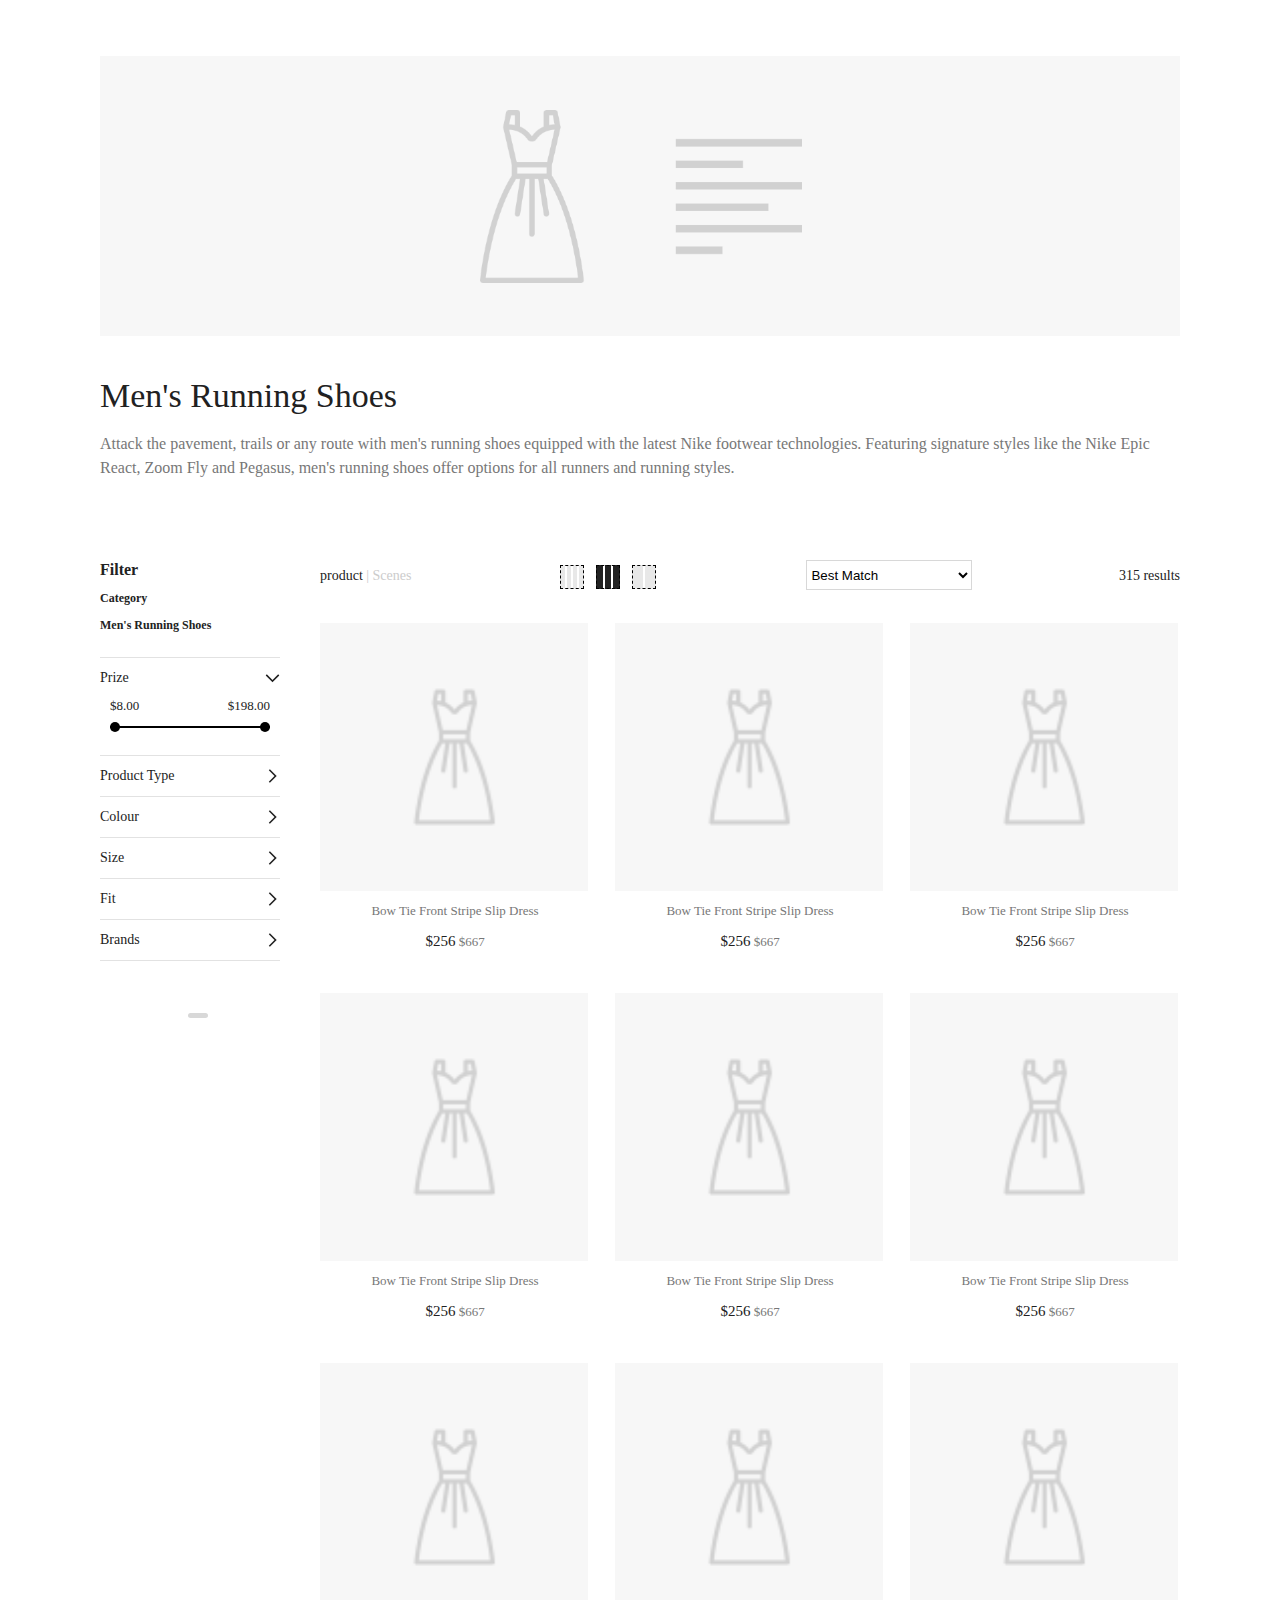
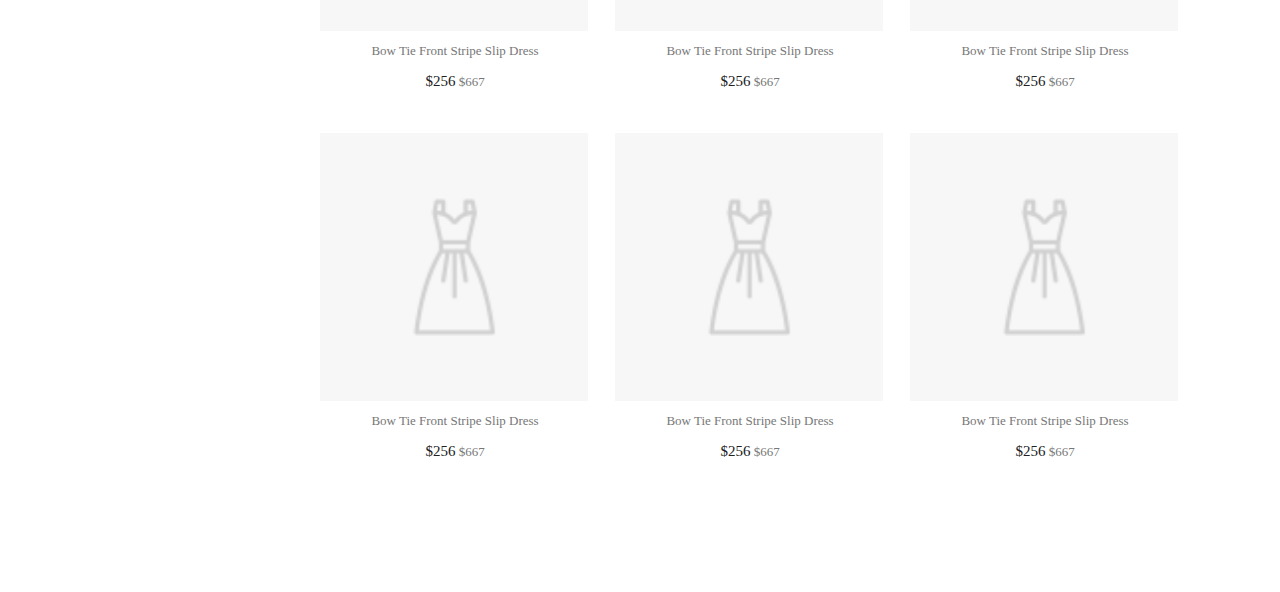
<file: index.html>
<!DOCTYPE html>
<html lang="en">
<head>
	<meta charset="UTF-8">
	<title>Document</title>
</head>
<body>
	<script>
		// 终端检测  根据终端打开指定页面
        var isMobile = navigator.userAgent.match(/android|iphone|ipod|ipad/i);
        if (isMobile) {
            location.href = './MobilePage.html';
        } else {
            location.href = './PCPage.html';
        }
	</script>
</body>
</html>
</file>
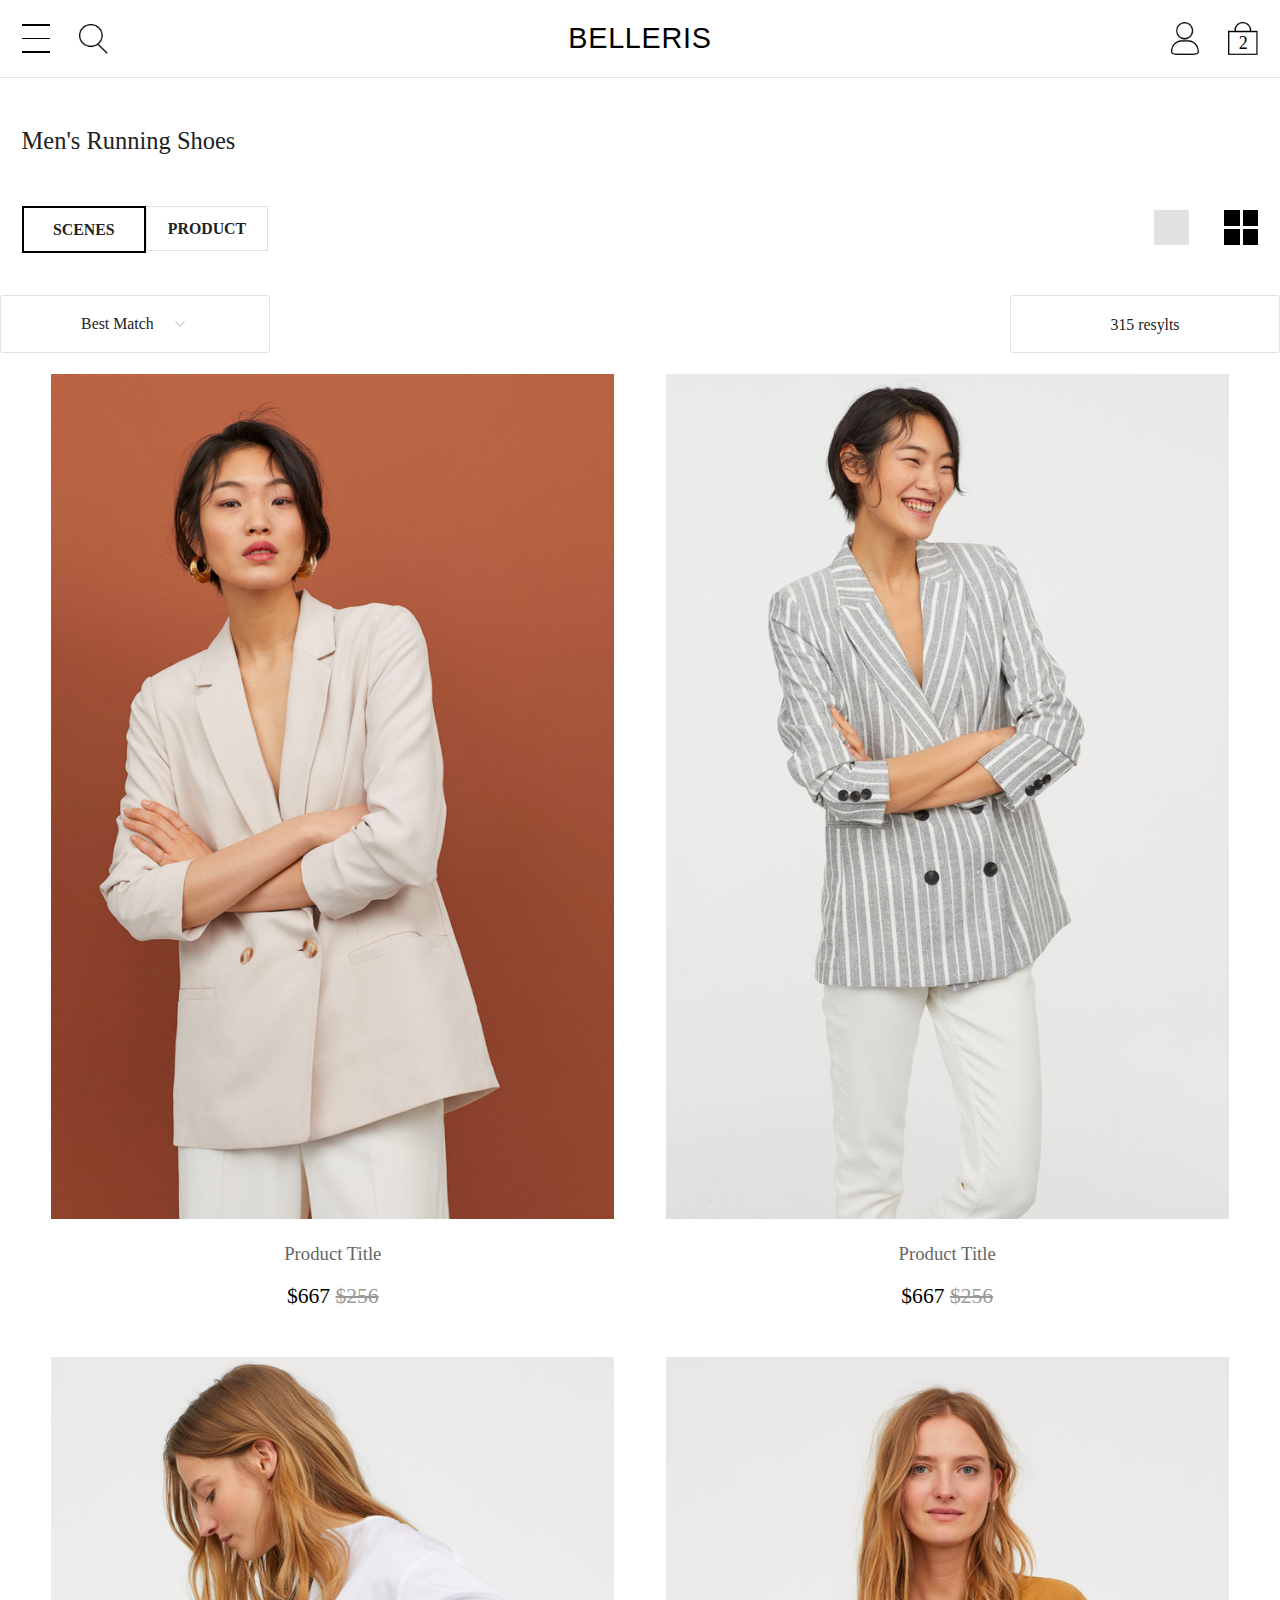
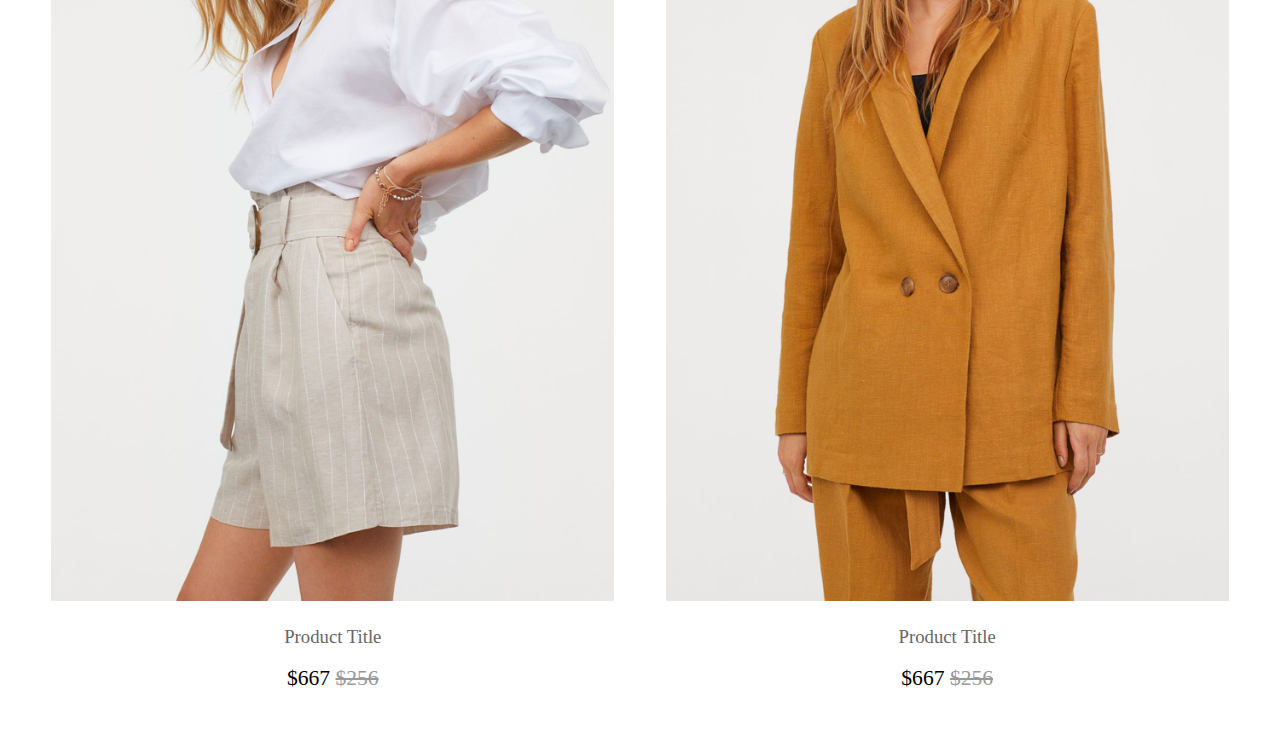
<file: MobilePage.html>
<!DOCTYPE html>
<html lang="en">
<head>
	<meta charset="UTF-8">
    <meta name="viewport" content="width=device-width, initial-scale=1, maximum-scale=1, minimum-scale=1, user-scalable=no">
	<title>MobliePage</title>
    <script src="./js/adapt.js"></script>
    <script src="./iconfont/iconfont.js"></script>
    <link rel="stylesheet" href="./css/reset.css" />
    <link rel="stylesheet" href="./css/MobileStyle.css" />
</head>
<body>
	<div class="header">
		<span class="header_title">BELLERIS</span>
		<div class="header_more"><div></div><div></div><div></div></div>
		<div class="header_search"></div>
		<div class="header_person"></div>
		<div class="header_group"><span>2</span></div>
	</div>

	<div class="content">
		<div class="content_title">Men's Running Shoes</div>
		<div class="content_choose1">
			<span class="content_choose1-button-active">SCENES</span>
			<span>PRODUCT</span>
			<div class="content_choose-line-show-two"><div class="content_choose-line-show-active"></div><div class="content_choose-line-show-active"></div><div class="content_choose-line-show-active"></div><div class="content_choose-line-show-active"></div></div>
			<div class="content_choose-line-show-one"></div>
		</div>
		<div class="content_choose2">
			<div class="content_match">
				<span>Best Match</span>
				<svg class="icon-arrow" aria-hidden="true">
					<use xlink:href="#icon-arrow-right"></use>
				</svg>
			</div>
			<div class="content_result">
				<span>315 resylts</span>
			</div>
		</div>
		<ul class="content_list">
<!-- 			<li class="content_list-showtwo">
				<img src="./img/skirt1.png" alt="">
				<div class="content_list_title">Product Title</div>
				<div class="content_list_price"><span class="content_list_price_new">$256 </span><span class="content_list_price_old">$667</span></div>
			</li>
			<li class="content_list-showtwo">
				<img src="./img/skirt2.png" alt="">
				<div class="content_list_title">Product Title</div>
				<div class="content_list_price"><span class="content_list_price_new">$256 </span><span class="content_list_price_old">$667</span></div>
			</li>
			<li class="content_list-showtwo">
				<img src="./img/skirt3.png" alt="">
				<div class="content_list_title">Product Title</div>
				<div class="content_list_price"><span class="content_list_price_new">$256 </span><span class="content_list_price_old">$667</span></div>
			</li>
			<li class="content_list-showtwo">
				<img src="./img/skirt4.png" alt="">
				<div class="content_list_title">Product Title</div>
				<div class="content_list_price"><span class="content_list_price_new">$256 </span><span class="content_list_price_old">$667</span></div>
			</li> -->
		</ul>
	</div>
	<div class="shade"></div>
	<div class="sort-window">
		<div class="sort-window_title">Sort</div>
		<div class="sort-window_close">
			<svg class="icon" aria-hidden="true">
				<use xlink:href="#icon-close"></use>
			</svg>
		</div>
		<ul class="sort-window_option">
			<li class="sort-window_option_item">Best Match</li>
			<li class="sort-window_option_item">Newest</li>
			<li class="sort-window_option_item">Price - Low To High</li>
			<li class="sort-window_option_item">Price - High To Low</li>
		</ul>
	</div>
	<script src="./js/MobilePage.js"></script>
	<script src="./js/data.js"></script>
	<script>
		const mobilePage = new MobilePage();
		console.log(mobilePage);
	</script>
</body>
</html>
</file>
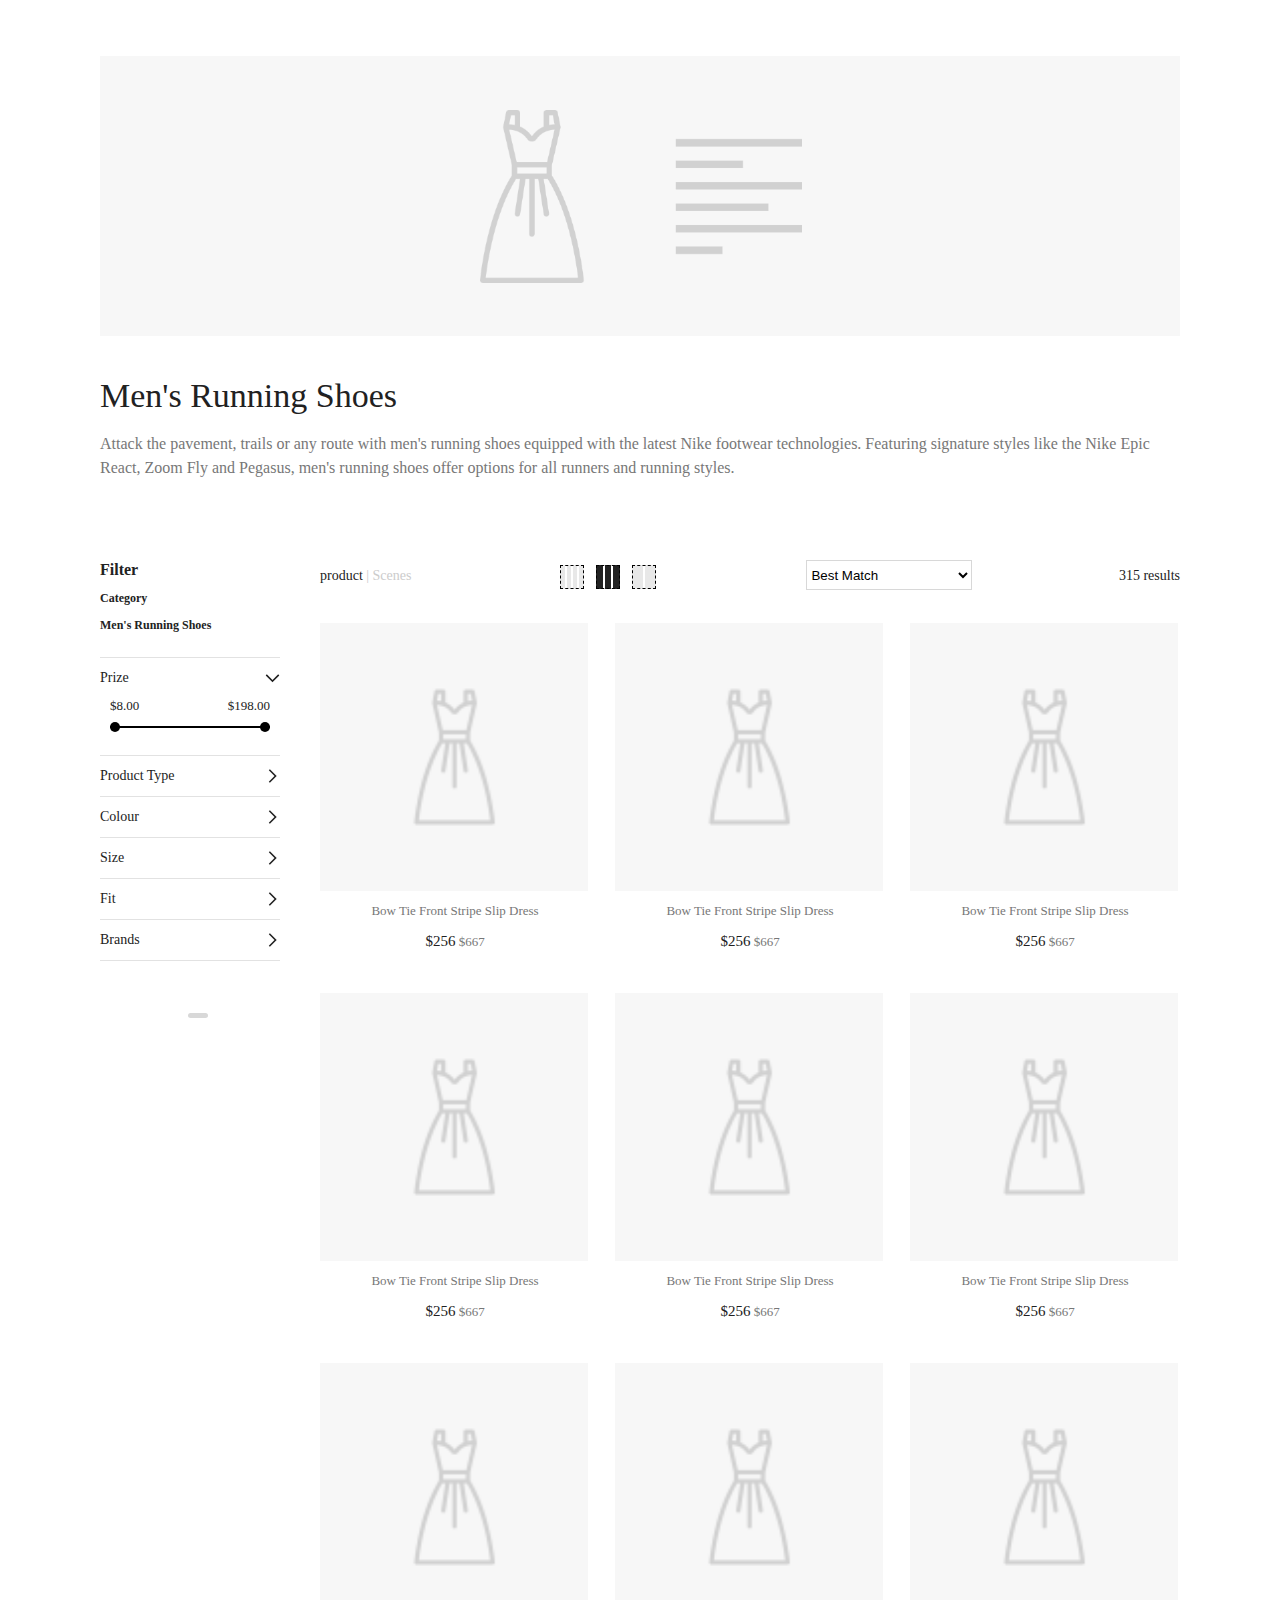
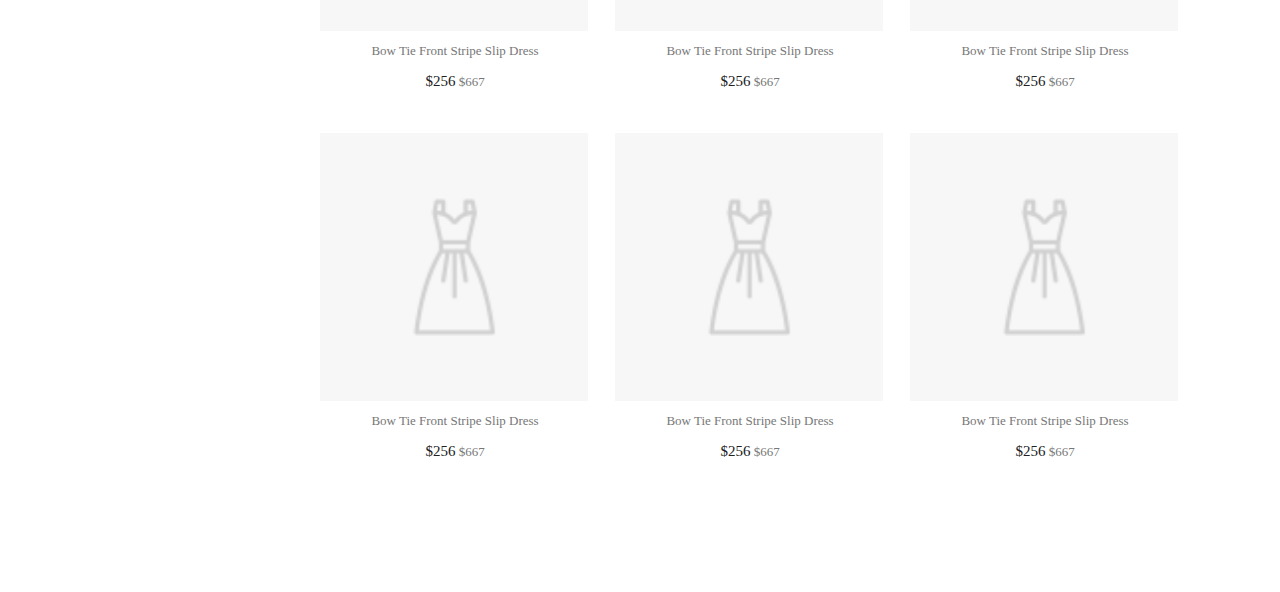
<file: PCPage.html>
<!DOCTYPE html>
<html lang="en">
<head>
    <meta charset="UTF-8">
    <title>PCPage</title>
    <script src="./iconfont/iconfont.js"></script>
    <link rel="stylesheet" href="./css/reset.css" />
    <link rel="stylesheet" href="./css/PCStyle.css" />
</head>
<body>
	<div class="container">
		<div class="header">
			<div class="header_show"><img src="./img/show.png" alt=""></div>
			<h2 class="header_title">Men's Running Shoes</h2>
			<div class="header_content">Attack the pavement, trails or any route with men's running shoes equipped with the latest Nike footwear technologies. Featuring signature styles like the Nike Epic React, Zoom Fly and Pegasus, men's running shoes offer options for all runners and running styles.</div>
		</div>

		<div class="left-filter">
			<div class="left-filter_title">Filter</div>
			<div class="left-filter_category">
				<p>Category</p>
				<p>Men's Running Shoes</p>
			</div>
			<div class="left-filter_list">
				<ul>
					<li>
						<p><span>Prize</span>
							<svg class="icon-arrow icon-arrow-active" aria-hidden="true">
								<use xlink:href="#icon-arrow-right"></use>
							</svg>
						</p>
						<div class="left-filter_list_price">
							<p><span>$8.00</span><span>$198.00</span></p>
							<div>
								<div class="left-filter_list_price_pullline"></div>
								<div class="left-filter_list_price_pullball-left"></div>
								<div class="left-filter_list_price_pullball-right"></div>
							</div>
						</div>

					</li>
					<li>
						<p><span>Product Type </span>
							<svg class="icon-arrow" aria-hidden="true">
								<use xlink:href="#icon-arrow-right"></use>
							</svg>
						</p>
					</li>
					<li>
						<p><span>Colour</span>
							<svg class="icon-arrow" aria-hidden="true">
								<use xlink:href="#icon-arrow-right"></use>
							</svg>
						</p>
					</li>
					<li>
						<p><span>Size</span>
							<svg class="icon-arrow" aria-hidden="true">
								<use xlink:href="#icon-arrow-right"></use>
							</svg>
						</p>
					</li>
					<li>
						<p><span>Fit</span>
							<svg class="icon-arrow" aria-hidden="true">
								<use xlink:href="#icon-arrow-right"></use>
							</svg>
						</p>
					</li>
					<li>
						<p><span>Brands</span>
							<svg class="icon-arrow" aria-hidden="true">
								<use xlink:href="#icon-arrow-right"></use>
							</svg>
						</p>
					</li>
				</ul>
			</div>
		</div>

		<div class="right-content">
			<div class="right-content_top">
				<div class="right-content_top_product-scenes">
					<span class="right-content_top_product-scenes-active">product</span>
					<span>|</span>
					<span>Scenes</span>
				</div>
				<ul class="right-content_top_choose-line-show-number">
					<li></li>
					<li></li>
					<li></li>
				</ul>
				<select class="right-content_top_choose-sort">
					<option value="Best Match">Best Match</option>
					<option value="Newest">Newest</option>
					<option value="Price - Low To High">Price - Low To High</option>
					<option value="Price - High To Low">Price - High To Low</option>
				</select>
				<div class="right-content_top_result">315 results</div>
			</div>

			<div class="right-content_list">
				<li>
					<img src="./img/skirt.png" alt="" />
					<p>Bow Tie Front Stripe Slip Dress</p>
					<p><span>$256</span> $667</p>
				</li>
				<li>
					<img src="./img/skirt.png" alt="" />
					<p>Bow Tie Front Stripe Slip Dress</p>
					<p><span>$256</span> $667</p>
				</li>
				<li>
					<img src="./img/skirt.png" alt="" />
					<p>Bow Tie Front Stripe Slip Dress</p>
					<p><span>$256</span> $667</p>
				</li>
				<li>
					<img src="./img/skirt.png" alt="" />
					<p>Bow Tie Front Stripe Slip Dress</p>
					<p><span>$256</span> $667</p>
				</li>
				<li>
					<img src="./img/skirt.png" alt="" />
					<p>Bow Tie Front Stripe Slip Dress</p>
					<p><span>$256</span> $667</p>
				</li>
				<li>
					<img src="./img/skirt.png" alt="" />
					<p>Bow Tie Front Stripe Slip Dress</p>
					<p><span>$256</span> $667</p>
				</li>
				<li>
					<img src="./img/skirt.png" alt="" />
					<p>Bow Tie Front Stripe Slip Dress</p>
					<p><span>$256</span> $667</p>
				</li>
				<li>
					<img src="./img/skirt.png" alt="" />
					<p>Bow Tie Front Stripe Slip Dress</p>
					<p><span>$256</span> $667</p>
				</li>
				<li>
					<img src="./img/skirt.png" alt="" />
					<p>Bow Tie Front Stripe Slip Dress</p>
					<p><span>$256</span> $667</p>
				</li>
				<li>
					<img src="./img/skirt.png" alt="" />
					<p>Bow Tie Front Stripe Slip Dress</p>
					<p><span>$256</span> $667</p>
				</li>
				<li>
					<img src="./img/skirt.png" alt="" />
					<p>Bow Tie Front Stripe Slip Dress</p>
					<p><span>$256</span> $667</p>
				</li>
				<li>
					<img src="./img/skirt.png" alt="" />
					<p>Bow Tie Front Stripe Slip Dress</p>
					<p><span>$256</span> $667</p>
				</li>
			</div>
		</div>




	</div>
</body>
</html>
</file>
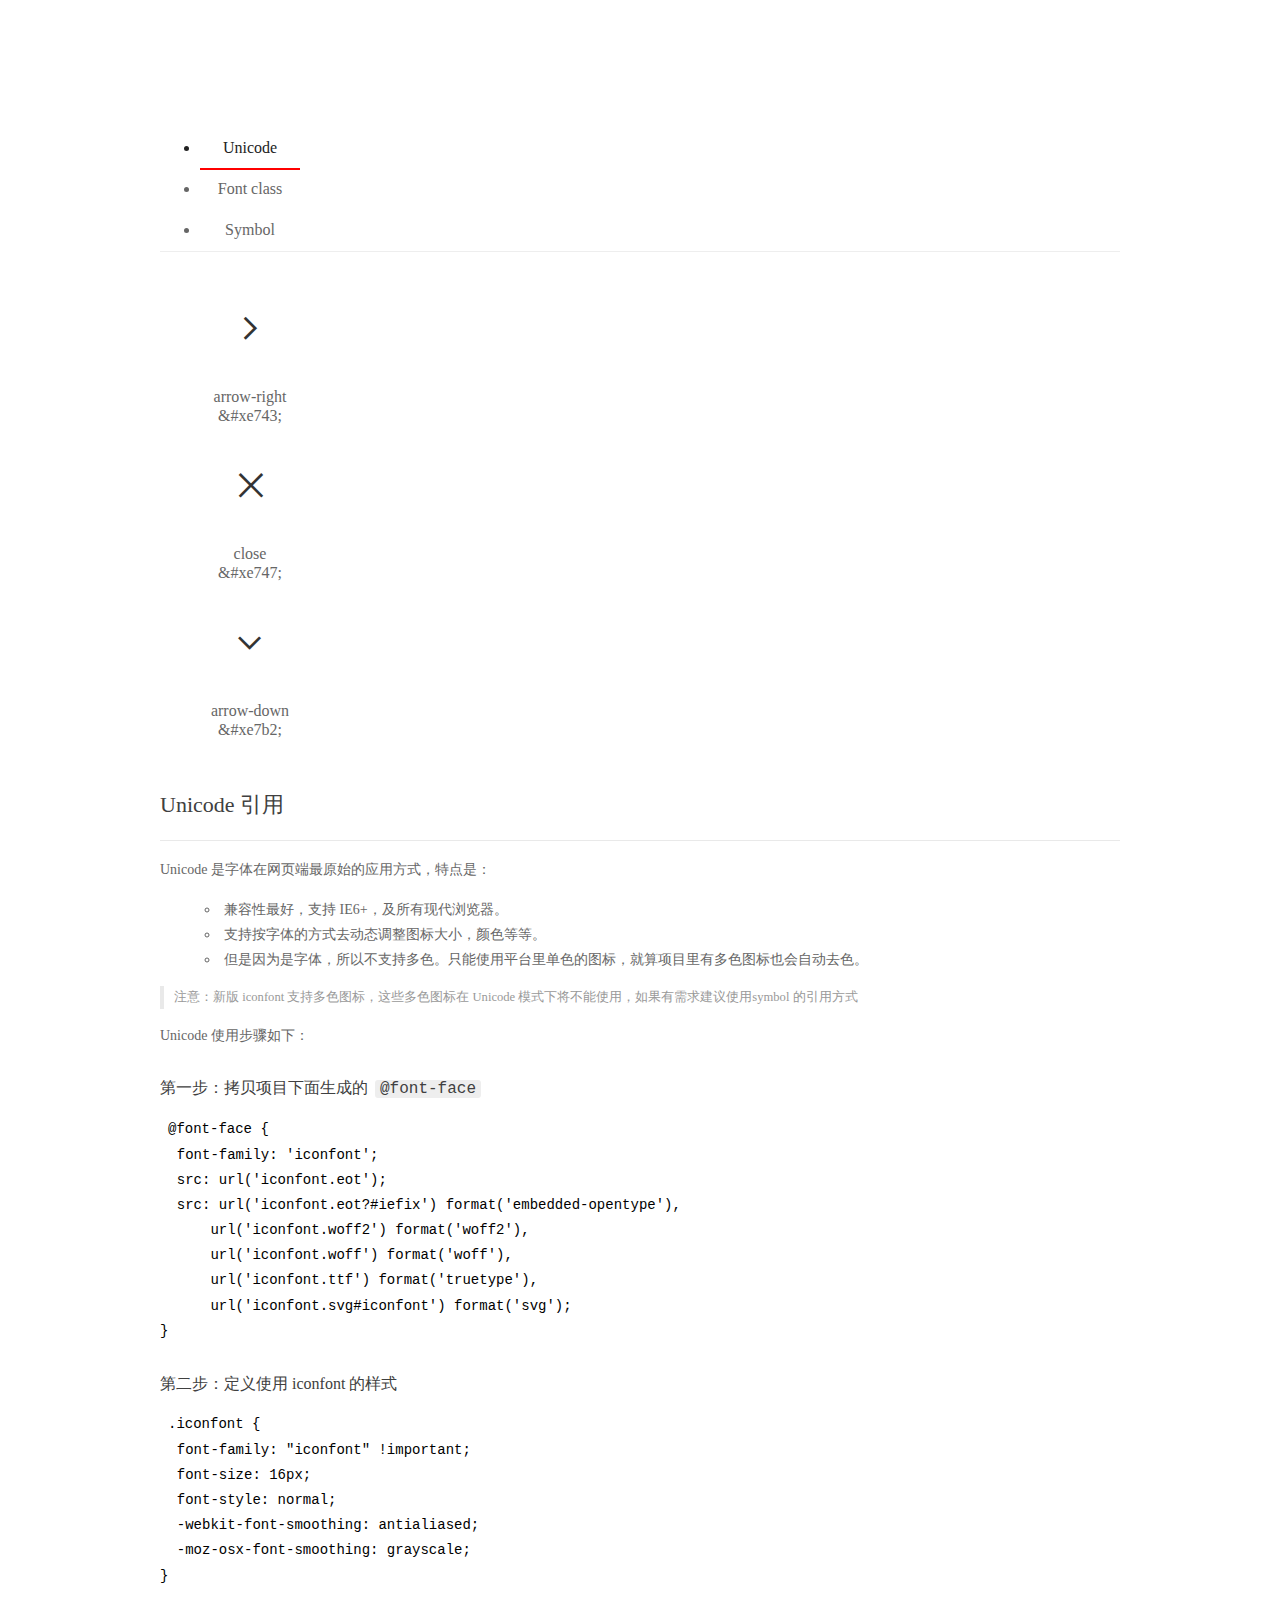
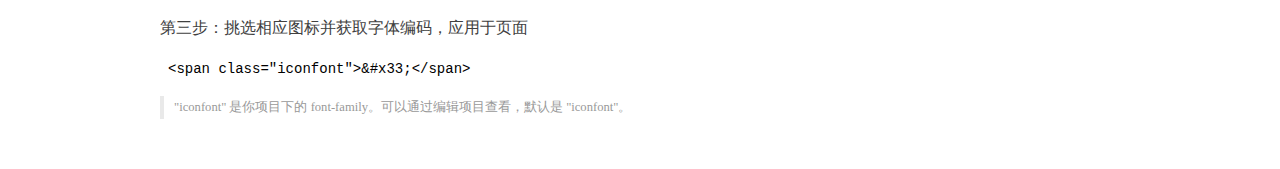
<file: iconfont/demo_index.html>
<!DOCTYPE html>
<html>
<head>
  <meta charset="utf-8"/>
  <title>IconFont Demo</title>
  <link rel="shortcut icon" href="https://img.alicdn.com/tps/i4/TB1_oz6GVXXXXaFXpXXJDFnIXXX-64-64.ico" type="image/x-icon"/>
  <link rel="stylesheet" href="https://g.alicdn.com/thx/cube/1.3.2/cube.min.css">
  <link rel="stylesheet" href="demo.css">
  <link rel="stylesheet" href="iconfont.css">
  <script src="iconfont.js"></script>
  <!-- jQuery -->
  <script src="https://a1.alicdn.com/oss/uploads/2018/12/26/7bfddb60-08e8-11e9-9b04-53e73bb6408b.js"></script>
  <!-- 代码高亮 -->
  <script src="https://a1.alicdn.com/oss/uploads/2018/12/26/a3f714d0-08e6-11e9-8a15-ebf944d7534c.js"></script>
</head>
<body>
  <div class="main">
    <h1 class="logo"><a href="https://www.iconfont.cn/" title="iconfont 首页" target="_blank">&#xe86b;</a></h1>
    <div class="nav-tabs">
      <ul id="tabs" class="dib-box">
        <li class="dib active"><span>Unicode</span></li>
        <li class="dib"><span>Font class</span></li>
        <li class="dib"><span>Symbol</span></li>
      </ul>
      
    </div>
    <div class="tab-container">
      <div class="content unicode" style="display: block;">
          <ul class="icon_lists dib-box">
          
            <li class="dib">
              <span class="icon iconfont">&#xe743;</span>
                <div class="name">arrow-right</div>
                <div class="code-name">&amp;#xe743;</div>
              </li>
          
            <li class="dib">
              <span class="icon iconfont">&#xe747;</span>
                <div class="name">close</div>
                <div class="code-name">&amp;#xe747;</div>
              </li>
          
            <li class="dib">
              <span class="icon iconfont">&#xe7b2;</span>
                <div class="name">arrow-down</div>
                <div class="code-name">&amp;#xe7b2;</div>
              </li>
          
          </ul>
          <div class="article markdown">
          <h2 id="unicode-">Unicode 引用</h2>
          <hr>

          <p>Unicode 是字体在网页端最原始的应用方式，特点是：</p>
          <ul>
            <li>兼容性最好，支持 IE6+，及所有现代浏览器。</li>
            <li>支持按字体的方式去动态调整图标大小，颜色等等。</li>
            <li>但是因为是字体，所以不支持多色。只能使用平台里单色的图标，就算项目里有多色图标也会自动去色。</li>
          </ul>
          <blockquote>
            <p>注意：新版 iconfont 支持多色图标，这些多色图标在 Unicode 模式下将不能使用，如果有需求建议使用symbol 的引用方式</p>
          </blockquote>
          <p>Unicode 使用步骤如下：</p>
          <h3 id="-font-face">第一步：拷贝项目下面生成的 <code>@font-face</code></h3>
<pre><code class="language-css"
>@font-face {
  font-family: 'iconfont';
  src: url('iconfont.eot');
  src: url('iconfont.eot?#iefix') format('embedded-opentype'),
      url('iconfont.woff2') format('woff2'),
      url('iconfont.woff') format('woff'),
      url('iconfont.ttf') format('truetype'),
      url('iconfont.svg#iconfont') format('svg');
}
</code></pre>
          <h3 id="-iconfont-">第二步：定义使用 iconfont 的样式</h3>
<pre><code class="language-css"
>.iconfont {
  font-family: "iconfont" !important;
  font-size: 16px;
  font-style: normal;
  -webkit-font-smoothing: antialiased;
  -moz-osx-font-smoothing: grayscale;
}
</code></pre>
          <h3 id="-">第三步：挑选相应图标并获取字体编码，应用于页面</h3>
<pre>
<code class="language-html"
>&lt;span class="iconfont"&gt;&amp;#x33;&lt;/span&gt;
</code></pre>
          <blockquote>
            <p>"iconfont" 是你项目下的 font-family。可以通过编辑项目查看，默认是 "iconfont"。</p>
          </blockquote>
          </div>
      </div>
      <div class="content font-class">
        <ul class="icon_lists dib-box">
          
          <li class="dib">
            <span class="icon iconfont icon-arrow-right"></span>
            <div class="name">
              arrow-right
            </div>
            <div class="code-name">.icon-arrow-right
            </div>
          </li>
          
          <li class="dib">
            <span class="icon iconfont icon-close"></span>
            <div class="name">
              close
            </div>
            <div class="code-name">.icon-close
            </div>
          </li>
          
          <li class="dib">
            <span class="icon iconfont icon-arrow-down"></span>
            <div class="name">
              arrow-down
            </div>
            <div class="code-name">.icon-arrow-down
            </div>
          </li>
          
        </ul>
        <div class="article markdown">
        <h2 id="font-class-">font-class 引用</h2>
        <hr>

        <p>font-class 是 Unicode 使用方式的一种变种，主要是解决 Unicode 书写不直观，语意不明确的问题。</p>
        <p>与 Unicode 使用方式相比，具有如下特点：</p>
        <ul>
          <li>兼容性良好，支持 IE8+，及所有现代浏览器。</li>
          <li>相比于 Unicode 语意明确，书写更直观。可以很容易分辨这个 icon 是什么。</li>
          <li>因为使用 class 来定义图标，所以当要替换图标时，只需要修改 class 里面的 Unicode 引用。</li>
          <li>不过因为本质上还是使用的字体，所以多色图标还是不支持的。</li>
        </ul>
        <p>使用步骤如下：</p>
        <h3 id="-fontclass-">第一步：引入项目下面生成的 fontclass 代码：</h3>
<pre><code class="language-html">&lt;link rel="stylesheet" href="./iconfont.css"&gt;
</code></pre>
        <h3 id="-">第二步：挑选相应图标并获取类名，应用于页面：</h3>
<pre><code class="language-html">&lt;span class="iconfont icon-xxx"&gt;&lt;/span&gt;
</code></pre>
        <blockquote>
          <p>"
            iconfont" 是你项目下的 font-family。可以通过编辑项目查看，默认是 "iconfont"。</p>
        </blockquote>
      </div>
      </div>
      <div class="content symbol">
          <ul class="icon_lists dib-box">
          
            <li class="dib">
                <svg class="icon svg-icon" aria-hidden="true">
                  <use xlink:href="#icon-arrow-right"></use>
                </svg>
                <div class="name">arrow-right</div>
                <div class="code-name">#icon-arrow-right</div>
            </li>
          
            <li class="dib">
                <svg class="icon svg-icon" aria-hidden="true">
                  <use xlink:href="#icon-close"></use>
                </svg>
                <div class="name">close</div>
                <div class="code-name">#icon-close</div>
            </li>
          
            <li class="dib">
                <svg class="icon svg-icon" aria-hidden="true">
                  <use xlink:href="#icon-arrow-down"></use>
                </svg>
                <div class="name">arrow-down</div>
                <div class="code-name">#icon-arrow-down</div>
            </li>
          
          </ul>
          <div class="article markdown">
          <h2 id="symbol-">Symbol 引用</h2>
          <hr>

          <p>这是一种全新的使用方式，应该说这才是未来的主流，也是平台目前推荐的用法。相关介绍可以参考这篇<a href="">文章</a>
            这种用法其实是做了一个 SVG 的集合，与另外两种相比具有如下特点：</p>
          <ul>
            <li>支持多色图标了，不再受单色限制。</li>
            <li>通过一些技巧，支持像字体那样，通过 <code>font-size</code>, <code>color</code> 来调整样式。</li>
            <li>兼容性较差，支持 IE9+，及现代浏览器。</li>
            <li>浏览器渲染 SVG 的性能一般，还不如 png。</li>
          </ul>
          <p>使用步骤如下：</p>
          <h3 id="-symbol-">第一步：引入项目下面生成的 symbol 代码：</h3>
<pre><code class="language-html">&lt;script src="./iconfont.js"&gt;&lt;/script&gt;
</code></pre>
          <h3 id="-css-">第二步：加入通用 CSS 代码（引入一次就行）：</h3>
<pre><code class="language-html">&lt;style&gt;
.icon {
  width: 1em;
  height: 1em;
  vertical-align: -0.15em;
  fill: currentColor;
  overflow: hidden;
}
&lt;/style&gt;
</code></pre>
          <h3 id="-">第三步：挑选相应图标并获取类名，应用于页面：</h3>
<pre><code class="language-html">&lt;svg class="icon" aria-hidden="true"&gt;
  &lt;use xlink:href="#icon-xxx"&gt;&lt;/use&gt;
&lt;/svg&gt;
</code></pre>
          </div>
      </div>

    </div>
  </div>
  <script>
  $(document).ready(function () {
      $('.tab-container .content:first').show()

      $('#tabs li').click(function (e) {
        var tabContent = $('.tab-container .content')
        var index = $(this).index()

        if ($(this).hasClass('active')) {
          return
        } else {
          $('#tabs li').removeClass('active')
          $(this).addClass('active')

          tabContent.hide().eq(index).fadeIn()
        }
      })
    })
  </script>
</body>
</html>
</file>
<file: css/MobileStyle.css>
.icon {
  width: 1em;
  height: 1em;
  vertical-align: -0.15em;
  fill: currentColor;
  overflow: hidden;
}

/*移动端样式*/
/*头部样式*/
.header {
	height: 2.675rem;
	box-shadow:0.0rem 0.025rem 0.0rem 0.0rem rgba(0,0,0,0.15);	
	text-align: center;
	line-height: 2.65rem;
	position: relative;
}
.header_more {
	position: absolute;
	top: 0.8375rem;
	left: 0.75rem;
	width: 1.0rem;
	height: 1.0rem;
	display: flex;
	flex-direction: column;
    flex-wrap: wrap;
    justify-content: space-between;
}
.header_more div{
	width: 1.0rem;
	height: 0.05rem;
	background: #000;
}
.header_search {
	position: absolute;
	top: 0.825rem;
	left: 2.75rem;
	width: 1.0rem;
	height:1.05rem;
	background: url("../img/search.png");
	background-size: 1.0rem 1.05rem;
}
.header_title {
	font-size:1.0rem;
	font-family:Helvetica;
	color: #000;
	letter-spacing:0.025rem;
}
.header_person {
	position: absolute;
	top: 0.775rem;
	right: 2.8rem;
	width: 1.0rem;
	height: 1.125rem;
	background: url("../img/person.png");
	background-size: 1.0rem 1.125rem;
}
.header_group {
	top: 0.75rem;
	right: 0.75rem;
	width: 1.05rem;
	height: 1.175rem;
	background: url("../img/group.png");
	background-size: 1.05rem 1.175rem;
	position: absolute;
}
.header_group span {
	font-size:0.625rem;
	font-family:Roboto-Regular,Roboto;
	font-weight:400;
	position: relative;
    top: -0.7rem;
}



/*内容样式*/
.content{}
.content_title {
	margin-top: 1.75rem;
	margin-left: 0.75rem;
	font-size:0.85rem;
	font-family:PingFangSC-Medium,PingFang SC;
	font-weight:500;
	color:rgba(33,33,33,1);
}
.content_choose1 {
	margin-top: 1.75rem;
	margin-left: 0.75rem;
	height: 1.6rem;
}
.content_choose1 span {
	float:left;
	width:4.175rem;
	height:1.5rem;
	border:0.05rem solid rgba(225,225,225,1);
	font-size:0.55rem;
	font-family:PingFangSC-Semibold,PingFang SC;
	font-weight:600;
	color:rgba(34,34,34,1);
	line-height:1.5rem;
	text-align: center;
}
.content_choose1-button-active {
	border:2px solid rgba(0,0,0,1) !important;
}
.content_choose-line-show-one {
	width:1.2rem;
	height:1.2rem;
	background:rgba(225,225,225,1);
	float: right;
	margin-right: 1.225rem;
	margin-top: 0.15rem;
}
.content_choose-line-show-active {
	background: #000 !important;
}
.content_choose-line-show-two{
	display: flex;
	flex-wrap: wrap;
	justify-content: space-between;
	align-content: space-between;
	width: 1.2rem;
	height: 1.2rem;
	float: right;
	margin-right: 0.75rem;
	margin-top: 0.15rem;
}
.content_choose-line-show-two div {
	width: 0.55rem;
	height: 0.55rem;
	display: inline-block;
	background:rgba(225,225,225,1);
}
/*这个active状态要加载其子元素中*/
.content_choose-line-show-two-active {
	background: #000 !important;
}
.content_choose2 {
	margin-top: 1.5rem;
	display: flex;
	justify-content: space-between;
}
.content_match {
	box-sizing: border-box;
	width:9.375rem;
	height:2.0rem;
	border-radius:0.1rem;
	border:0.05rem solid rgba(225,225,225,1);
	display: flex;
	justify-content: center;
	align-items: center;
}
.content_match > span {
	font-size:0.55rem;
	font-family:PingFangSC-Medium,PingFang SC;
	font-weight:500;
	color:rgba(34,34,34,1);
}
.content_match .icon-arrow {
	width:0.625rem;
	height:0.625rem;
    fill: currentColor;
    overflow: hidden;
    color: #C9C9C9;
    margin-left: 0.6rem;
    transform: rotate(90deg);
}
.content_result {
	width:9.375rem;
	box-sizing: border-box;
	height:2.0rem;
	border-radius:0.1rem;
	border:0.05rem solid rgba(225,225,225,1);
	font-size:0.55rem;
	font-family:PingFangSC-Medium,PingFang SC;
	font-weight:500;
	color:rgba(34,34,34,1);
	line-height:2.0rem;
	text-align: center;
}
.content_list {
	margin-top: 0.75rem;
	display: flex;
	flex-wrap: wrap;
	justify-content: space-evenly;
}
/*一格显示状态*/
.content_list-showone {
	width: 92%;
}
/*两格显示状态*/
.content_list-showtwo {
	width: 44%;
}
.content_list li img{
	width: 100%;
	box-sizing: border-box;
}
.content_list_title{
	text-align: center;
	font-size:0.65rem;
	font-family:PingFangSC-Regular,PingFang SC;
	font-weight:400;
	color:rgba(102,102,102,1);
	margin-top: 0.6rem;
}
.content_list_price {
	font-size:0.75rem;
	font-family:PingFangSC-Medium,PingFang SC;
	font-weight:400;
	text-align: center;
	color:rgba(153,153,153,1);
	margin-top: 0.65rem;
	margin-bottom: 1.65rem;
}
.content_list_price_new {
	color: #000000;
	font-weight: 500;
}
.content_list_price_old {
	text-decoration: line-through;
}

/*遮罩层*/
.shade {
	display: none;
	width: 100%;
	height: 100%;
	position: fixed;
	top: 0;
	background: #000;
	opacity:0.5;
	z-index: 10;
}
.shade-active {
	display: block !important;
}

/*Sort弹出框*/
.sort-window {
	display: none;
	position: fixed;
	width: 100%;
	background: #fff;
	z-index: 100;
	bottom: 0;
	font-family:PingFangSC-Semibold,PingFang SC;
	color:#000;
}
.sort-window-active {
	display: block !important;
}
.sort-window_title {
	height:3.0rem;
	font-size:0.65rem;
	font-weight:600;
	line-height:3.0rem;
	letter-spacing:0.075rem;
	text-align: center;
	border-bottom: 0.025rem solid #000;
}
.sort-window_close {
	position: absolute;
    top: 0.65rem;
    left: 0.5rem;
    font-size: 1.25rem;
}
.sort-window_option {
	font-size:0.65rem;
	font-weight:600;
	letter-spacing:0.05rem;
}
.sort-window_option_item {
	box-sizing: border-box;
	border-bottom: 0.025rem solid #d1d1d1;
	padding-left: 0.75rem;
	font-size:0.65rem;
	height: 3.75rem;
	line-height: 3.75rem;
	font-family:PingFangSC-Semibold,PingFang SC;
	font-weight:600;
	letter-spacing:0.05rem;
}
</file>
<file: css/PCStyle.css>
/*PC端样式*/
.container {
    margin: 0 auto;
    width: 1080px;
}

/*头部*/
.header_show {
    margin-top: 56px;
    height: 280px;
    background: rgba(247,247,247,1);
}
.header_show img{
    width: 322px;
    height: 173px;
    margin-top: 54px;
    margin-left: 380px;
}
.header_title {
    margin-top: 40px;
    height:40px;
    font-size:34px;
    font-family:Roboto-Medium,Roboto;
    font-weight:500;
    color:rgba(33,33,33,1);
    line-height:40px;
}
.header_content {
    margin-top: 16px;
    font-size:16px;
    font-family:Roboto-Regular,Roboto;
    font-weight:400;
    color:rgba(119,119,119,1);
    line-height:24px;
}


/*左侧过滤栏*/
.left-filter {
    margin-top:80px;
    width:180px;
    float: left;
}
.left-filter_title {
    font-size:16px;
    font-family:Roboto-Bold,Roboto;
    font-weight:bold;
    color:rgba(34,34,34,1);
    line-height:19px;
}
.left-filter_category {
    border-bottom: 1px solid #E2E2E2;
    padding-bottom: 24px;
}
.left-filter_category p{
    margin-top: 12px;
    font-size:12px;
    font-family:PingFangSC-Semibold,PingFang SC;
    font-weight:600;
    color:rgba(34,34,34,1);
}
.left-filter_list li{
    min-height: 40px;
    border-bottom: 1px solid #E2E2E2;
    position: relative;
}
.left-filter_list li:nth-last-of-type(1):after{
    margin-top:53px;
    margin-left:88px;
    content: "";
    display: block;
    position: absolute;
    width: 20px;
    height: 5px;
    background:rgba(216,216,216,1);
    border-radius:3px;
}
.left-filter_list > ul > li > p {
    height: 40px;
}
.left-filter_list > ul > li > p > span{
    line-height: 40px;
    font-size:14px;
    font-family:Roboto-Regular,Roboto;
    font-weight:400;
    color:rgba(34,34,34,1);
}

/*Price的拖动条*/
.left-filter_list_price {
    height: 57px;
}
.left-filter_list_price p:after {
    content: "";
    display: block;
    clear: both;
}
.left-filter_list_price p > span {
    font-size:13px;
    font-family:Roboto-Regular,Roboto;
    font-weight:400;
    color:rgba(34,34,34,1);
}
.left-filter_list_price p > span:nth-of-type(1) {
    float: left;
    margin-left: 10px;
}
.left-filter_list_price p > span:nth-of-type(2) {
    float: right;
    margin-right: 10px;
}
.left-filter_list_price > div {
    position: relative;
    margin-left: 10px;
}
.left-filter_list_price_pullball-left {
    position: absolute;
    top:8px;
    left:0px;
    width: 10px;
    height: 10px;
    border-radius: 50%;
    background: #000;
}
.left-filter_list_price_pullball-right {
    position: absolute;
    top:8px;
    right:10px;
    width: 10px;
    height: 10px;
    border-radius: 50%;
    background: #000;
}
.left-filter_list_price_pullline {
    position: absolute;
    margin-top: 12px;
    width:160px;
    height:2px;
    background:rgba(0,0,0,1);
}

.icon-arrow {
    margin-top: 5px;
    width: 25px;
    height: 30px;
    fill: currentColor;
    overflow: hidden;
    color: #222;
    float: right;
    position: relative;
    left: 5px;
}
.icon-arrow-active {
    transform: rotate(90deg);
}



/*右侧内容栏*/
.right-content {
    margin-top: 80px;
    width: 860px;
    float: right;
}
.right-content_top {
    height: 32px;
}
.right-content_top_product-scenes {
    display: inline-block;
    float:left;
    height:32px;
    line-height: 32px;
    margin-right: 12px;
    font-size:14px;
    font-family:Roboto-Medium,Roboto;
    font-weight:500;
    color:rgba(204,204,204,1);
}
.right-content_top_product-scenes-active {
    color:rgba(34,34,34,1);
}
.right-content_top_choose-line-show-number {
    display: block;
    margin-left: 137px;
    float: left;
    height:32px;
}
.right-content_top_choose-line-show-number li {
    margin-right: 12px;
    margin-top: 5px;
    float: left;
    width: 22px;
    height: 22px;
    background: url("../img/Combined Shape@3x(1).png");
    background-size: 22px 22px;
}
.right-content_top_choose-line-show-number li{
    margin-right: 12px;
    margin-top: 5px;
    float: left;
    width: 22px;
    height: 22px;
    border: 1px dashed #000;
}
.right-content_top_choose-line-show-number li:nth-of-type(1) {
    background: url("../img/Combined Shape@3x.png");
    background-size: 22px 22px;
}
.right-content_top_choose-line-show-number li:nth-of-type(2) {
    background: url("../img/Combined Shape@3x(2).png");
    background-size: 22px 22px;
}
.right-content_top_choose-line-show-number li:nth-of-type(3) {
    background: url("../img/Combined Shape@3x(1).png");
    background-size: 22px 22px;
}
.right-content_top_choose-sort {
    float: left;
    margin-left: 138px;
    width:166px;
    height: 30px;
    border:1px solid rgba(216,216,216,1);
    background:rgba(255,255,255,1);
}
.right-content_top_result {
    float: right;
    height: 32px;
    line-height: 32px;
    font-size:14px;
    font-family:Roboto-Regular,Roboto;
    font-weight:400;
    color:rgba(34,34,34,1);
}


.right-content_list {
    display: flex;
    flex-direction: row;
    flex-wrap: wrap;
    justify-content: space-between;
    margin-top: 31px;
    margin-bottom: 89px;
}
.right-content_list li {
    width:270px;
    height: 370px;
}
.right-content_list li img{
    width: 268px;
    height: 268px;
}
.right-content_list li p{
    font-size:13px;
    font-family:Tahoma;
    color:rgba(119,119,119,1);
    line-height:31px;
    text-align: center;
}
.right-content_list li p > span{
    font-size:15px;
    color:rgba(33,33,33,1);
}
</file>
<file: iconfont/demo.css>
/* Logo 字体 */
@font-face {
  font-family: "iconfont logo";
  src: url('https://at.alicdn.com/t/font_985780_km7mi63cihi.eot?t=1545807318834');
  src: url('https://at.alicdn.com/t/font_985780_km7mi63cihi.eot?t=1545807318834#iefix') format('embedded-opentype'),
    url('https://at.alicdn.com/t/font_985780_km7mi63cihi.woff?t=1545807318834') format('woff'),
    url('https://at.alicdn.com/t/font_985780_km7mi63cihi.ttf?t=1545807318834') format('truetype'),
    url('https://at.alicdn.com/t/font_985780_km7mi63cihi.svg?t=1545807318834#iconfont') format('svg');
}

.logo {
  font-family: "iconfont logo";
  font-size: 160px;
  font-style: normal;
  -webkit-font-smoothing: antialiased;
  -moz-osx-font-smoothing: grayscale;
}

/* tabs */
.nav-tabs {
  position: relative;
}

.nav-tabs .nav-more {
  position: absolute;
  right: 0;
  bottom: 0;
  height: 42px;
  line-height: 42px;
  color: #666;
}

#tabs {
  border-bottom: 1px solid #eee;
}

#tabs li {
  cursor: pointer;
  width: 100px;
  height: 40px;
  line-height: 40px;
  text-align: center;
  font-size: 16px;
  border-bottom: 2px solid transparent;
  position: relative;
  z-index: 1;
  margin-bottom: -1px;
  color: #666;
}


#tabs .active {
  border-bottom-color: #f00;
  color: #222;
}

.tab-container .content {
  display: none;
}

/* 页面布局 */
.main {
  padding: 30px 100px;
  width: 960px;
  margin: 0 auto;
}

.main .logo {
  color: #333;
  text-align: left;
  margin-bottom: 30px;
  line-height: 1;
  height: 110px;
  margin-top: -50px;
  overflow: hidden;
  *zoom: 1;
}

.main .logo a {
  font-size: 160px;
  color: #333;
}

.helps {
  margin-top: 40px;
}

.helps pre {
  padding: 20px;
  margin: 10px 0;
  border: solid 1px #e7e1cd;
  background-color: #fffdef;
  overflow: auto;
}

.icon_lists {
  width: 100% !important;
  overflow: hidden;
  *zoom: 1;
}

.icon_lists li {
  width: 100px;
  margin-bottom: 10px;
  margin-right: 20px;
  text-align: center;
  list-style: none !important;
  cursor: default;
}

.icon_lists li .code-name {
  line-height: 1.2;
}

.icon_lists .icon {
  display: block;
  height: 100px;
  line-height: 100px;
  font-size: 42px;
  margin: 10px auto;
  color: #333;
  -webkit-transition: font-size 0.25s linear, width 0.25s linear;
  -moz-transition: font-size 0.25s linear, width 0.25s linear;
  transition: font-size 0.25s linear, width 0.25s linear;
}

.icon_lists .icon:hover {
  font-size: 100px;
}

.icon_lists .svg-icon {
  /* 通过设置 font-size 来改变图标大小 */
  width: 1em;
  /* 图标和文字相邻时，垂直对齐 */
  vertical-align: -0.15em;
  /* 通过设置 color 来改变 SVG 的颜色/fill */
  fill: currentColor;
  /* path 和 stroke 溢出 viewBox 部分在 IE 下会显示
      normalize.css 中也包含这行 */
  overflow: hidden;
}

.icon_lists li .name,
.icon_lists li .code-name {
  color: #666;
}

/* markdown 样式 */
.markdown {
  color: #666;
  font-size: 14px;
  line-height: 1.8;
}

.highlight {
  line-height: 1.5;
}

.markdown img {
  vertical-align: middle;
  max-width: 100%;
}

.markdown h1 {
  color: #404040;
  font-weight: 500;
  line-height: 40px;
  margin-bottom: 24px;
}

.markdown h2,
.markdown h3,
.markdown h4,
.markdown h5,
.markdown h6 {
  color: #404040;
  margin: 1.6em 0 0.6em 0;
  font-weight: 500;
  clear: both;
}

.markdown h1 {
  font-size: 28px;
}

.markdown h2 {
  font-size: 22px;
}

.markdown h3 {
  font-size: 16px;
}

.markdown h4 {
  font-size: 14px;
}

.markdown h5 {
  font-size: 12px;
}

.markdown h6 {
  font-size: 12px;
}

.markdown hr {
  height: 1px;
  border: 0;
  background: #e9e9e9;
  margin: 16px 0;
  clear: both;
}

.markdown p {
  margin: 1em 0;
}

.markdown>p,
.markdown>blockquote,
.markdown>.highlight,
.markdown>ol,
.markdown>ul {
  width: 80%;
}

.markdown ul>li {
  list-style: circle;
}

.markdown>ul li,
.markdown blockquote ul>li {
  margin-left: 20px;
  padding-left: 4px;
}

.markdown>ul li p,
.markdown>ol li p {
  margin: 0.6em 0;
}

.markdown ol>li {
  list-style: decimal;
}

.markdown>ol li,
.markdown blockquote ol>li {
  margin-left: 20px;
  padding-left: 4px;
}

.markdown code {
  margin: 0 3px;
  padding: 0 5px;
  background: #eee;
  border-radius: 3px;
}

.markdown strong,
.markdown b {
  font-weight: 600;
}

.markdown>table {
  border-collapse: collapse;
  border-spacing: 0px;
  empty-cells: show;
  border: 1px solid #e9e9e9;
  width: 95%;
  margin-bottom: 24px;
}

.markdown>table th {
  white-space: nowrap;
  color: #333;
  font-weight: 600;
}

.markdown>table th,
.markdown>table td {
  border: 1px solid #e9e9e9;
  padding: 8px 16px;
  text-align: left;
}

.markdown>table th {
  background: #F7F7F7;
}

.markdown blockquote {
  font-size: 90%;
  color: #999;
  border-left: 4px solid #e9e9e9;
  padding-left: 0.8em;
  margin: 1em 0;
}

.markdown blockquote p {
  margin: 0;
}

.markdown .anchor {
  opacity: 0;
  transition: opacity 0.3s ease;
  margin-left: 8px;
}

.markdown .waiting {
  color: #ccc;
}

.markdown h1:hover .anchor,
.markdown h2:hover .anchor,
.markdown h3:hover .anchor,
.markdown h4:hover .anchor,
.markdown h5:hover .anchor,
.markdown h6:hover .anchor {
  opacity: 1;
  display: inline-block;
}

.markdown>br,
.markdown>p>br {
  clear: both;
}


.hljs {
  display: block;
  background: white;
  padding: 0.5em;
  color: #333333;
  overflow-x: auto;
}

.hljs-comment,
.hljs-meta {
  color: #969896;
}

.hljs-string,
.hljs-variable,
.hljs-template-variable,
.hljs-strong,
.hljs-emphasis,
.hljs-quote {
  color: #df5000;
}

.hljs-keyword,
.hljs-selector-tag,
.hljs-type {
  color: #a71d5d;
}

.hljs-literal,
.hljs-symbol,
.hljs-bullet,
.hljs-attribute {
  color: #0086b3;
}

.hljs-section,
.hljs-name {
  color: #63a35c;
}

.hljs-tag {
  color: #333333;
}

.hljs-title,
.hljs-attr,
.hljs-selector-id,
.hljs-selector-class,
.hljs-selector-attr,
.hljs-selector-pseudo {
  color: #795da3;
}

.hljs-addition {
  color: #55a532;
  background-color: #eaffea;
}

.hljs-deletion {
  color: #bd2c00;
  background-color: #ffecec;
}

.hljs-link {
  text-decoration: underline;
}

/* 代码高亮 */
/* PrismJS 1.15.0
https://prismjs.com/download.html#themes=prism&languages=markup+css+clike+javascript */
/**
 * prism.js default theme for JavaScript, CSS and HTML
 * Based on dabblet (http://dabblet.com)
 * @author Lea Verou
 */
code[class*="language-"],
pre[class*="language-"] {
  color: black;
  background: none;
  text-shadow: 0 1px white;
  font-family: Consolas, Monaco, 'Andale Mono', 'Ubuntu Mono', monospace;
  text-align: left;
  white-space: pre;
  word-spacing: normal;
  word-break: normal;
  word-wrap: normal;
  line-height: 1.5;

  -moz-tab-size: 4;
  -o-tab-size: 4;
  tab-size: 4;

  -webkit-hyphens: none;
  -moz-hyphens: none;
  -ms-hyphens: none;
  hyphens: none;
}

pre[class*="language-"]::-moz-selection,
pre[class*="language-"] ::-moz-selection,
code[class*="language-"]::-moz-selection,
code[class*="language-"] ::-moz-selection {
  text-shadow: none;
  background: #b3d4fc;
}

pre[class*="language-"]::selection,
pre[class*="language-"] ::selection,
code[class*="language-"]::selection,
code[class*="language-"] ::selection {
  text-shadow: none;
  background: #b3d4fc;
}

@media print {

  code[class*="language-"],
  pre[class*="language-"] {
    text-shadow: none;
  }
}

/* Code blocks */
pre[class*="language-"] {
  padding: 1em;
  margin: .5em 0;
  overflow: auto;
}

:not(pre)>code[class*="language-"],
pre[class*="language-"] {
  background: #f5f2f0;
}

/* Inline code */
:not(pre)>code[class*="language-"] {
  padding: .1em;
  border-radius: .3em;
  white-space: normal;
}

.token.comment,
.token.prolog,
.token.doctype,
.token.cdata {
  color: slategray;
}

.token.punctuation {
  color: #999;
}

.namespace {
  opacity: .7;
}

.token.property,
.token.tag,
.token.boolean,
.token.number,
.token.constant,
.token.symbol,
.token.deleted {
  color: #905;
}

.token.selector,
.token.attr-name,
.token.string,
.token.char,
.token.builtin,
.token.inserted {
  color: #690;
}

.token.operator,
.token.entity,
.token.url,
.language-css .token.string,
.style .token.string {
  color: #9a6e3a;
  background: hsla(0, 0%, 100%, .5);
}

.token.atrule,
.token.attr-value,
.token.keyword {
  color: #07a;
}

.token.function,
.token.class-name {
  color: #DD4A68;
}

.token.regex,
.token.important,
.token.variable {
  color: #e90;
}

.token.important,
.token.bold {
  font-weight: bold;
}

.token.italic {
  font-style: italic;
}

.token.entity {
  cursor: help;
}
</file>
<file: iconfont/iconfont.css>
@font-face {font-family: "iconfont";
  src: url('iconfont.eot?t=1589959246234'); /* IE9 */
  src: url('iconfont.eot?t=1589959246234#iefix') format('embedded-opentype'), /* IE6-IE8 */
  url('[data-uri]') format('woff2'),
  url('iconfont.woff?t=1589959246234') format('woff'),
  url('iconfont.ttf?t=1589959246234') format('truetype'), /* chrome, firefox, opera, Safari, Android, iOS 4.2+ */
  url('iconfont.svg?t=1589959246234#iconfont') format('svg'); /* iOS 4.1- */
}

.iconfont {
  font-family: "iconfont" !important;
  font-size: 16px;
  font-style: normal;
  -webkit-font-smoothing: antialiased;
  -moz-osx-font-smoothing: grayscale;
}

.icon-arrow-right:before {
  content: "\e743";
}

.icon-close:before {
  content: "\e747";
}

.icon-arrow-down:before {
  content: "\e7b2";
}
</file>
